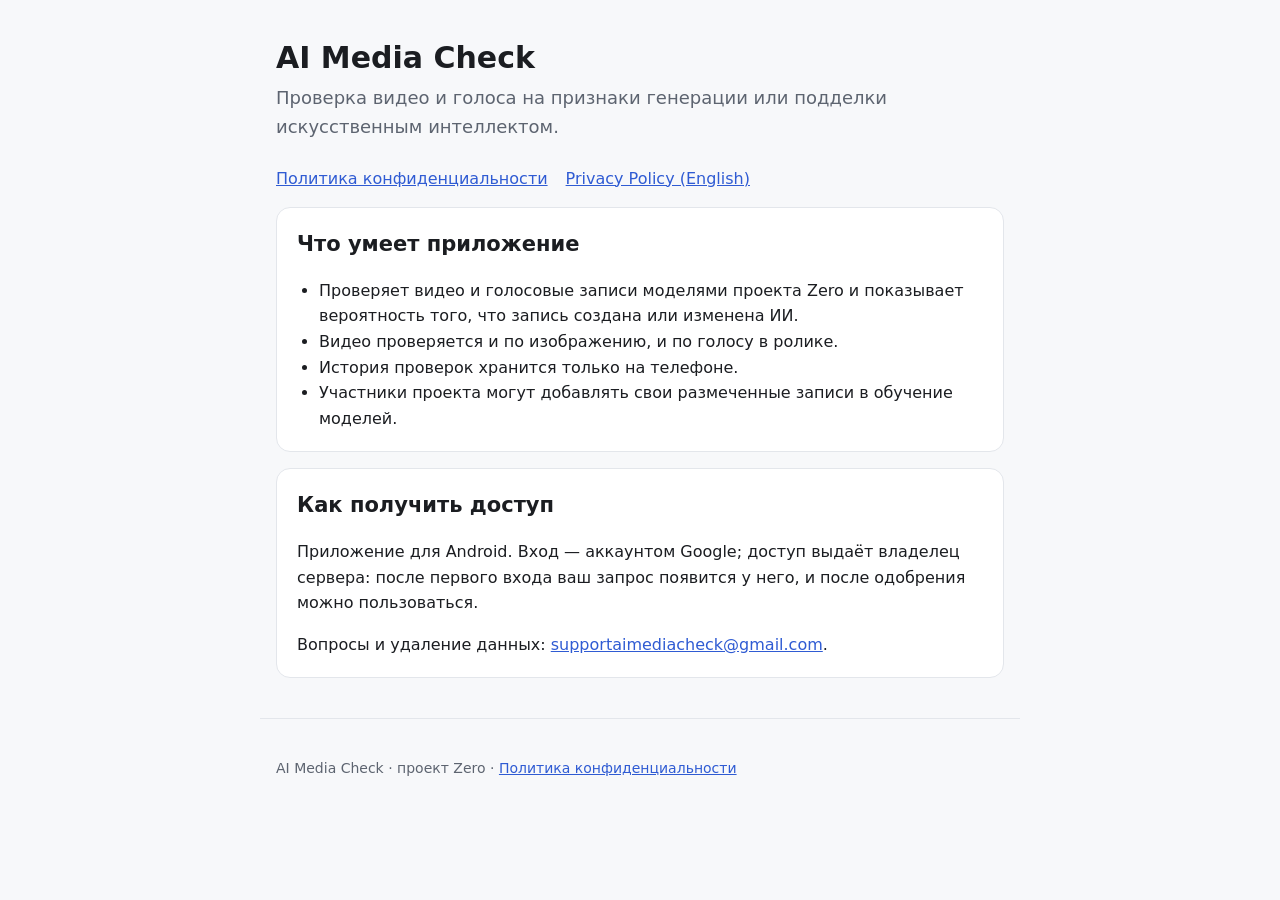
<file: index.html>
<!doctype html>
<html lang="ru">
<head>
  <meta charset="utf-8">
  <meta name="viewport" content="width=device-width, initial-scale=1">
  <title>AI Media Check</title>
  <meta name="description" content="AI Media Check — проверка видео и голоса на признаки генерации искусственным интеллектом.">
  <link rel="stylesheet" href="style.css">
</head>
<body>
  <header>
    <h1>AI Media Check</h1>
    <p class="lead">Проверка видео и голоса на признаки генерации или подделки искусственным интеллектом.</p>
    <nav>
      <a href="privacy.html">Политика конфиденциальности</a>
      <a href="privacy.html#en">Privacy Policy (English)</a>
    </nav>
  </header>

  <main>
    <section class="card">
      <h2>Что умеет приложение</h2>
      <ul>
        <li>Проверяет видео и голосовые записи моделями проекта Zero и показывает вероятность того, что запись создана или изменена ИИ.</li>
        <li>Видео проверяется и по изображению, и по голосу в ролике.</li>
        <li>История проверок хранится только на телефоне.</li>
        <li>Участники проекта могут добавлять свои размеченные записи в обучение моделей.</li>
      </ul>
    </section>

    <section class="card">
      <h2>Как получить доступ</h2>
      <p>Приложение для Android. Вход — аккаунтом Google; доступ выдаёт владелец сервера: после первого входа ваш запрос появится у него, и после одобрения можно пользоваться.</p>
      <p>Вопросы и удаление данных: <a href="mailto:supportaimediacheck@gmail.com">supportaimediacheck@gmail.com</a>.</p>
    </section>
  </main>

  <footer>
    <p class="muted">AI Media Check · проект Zero · <a href="privacy.html">Политика конфиденциальности</a></p>
  </footer>
</body>
</html>
</file>
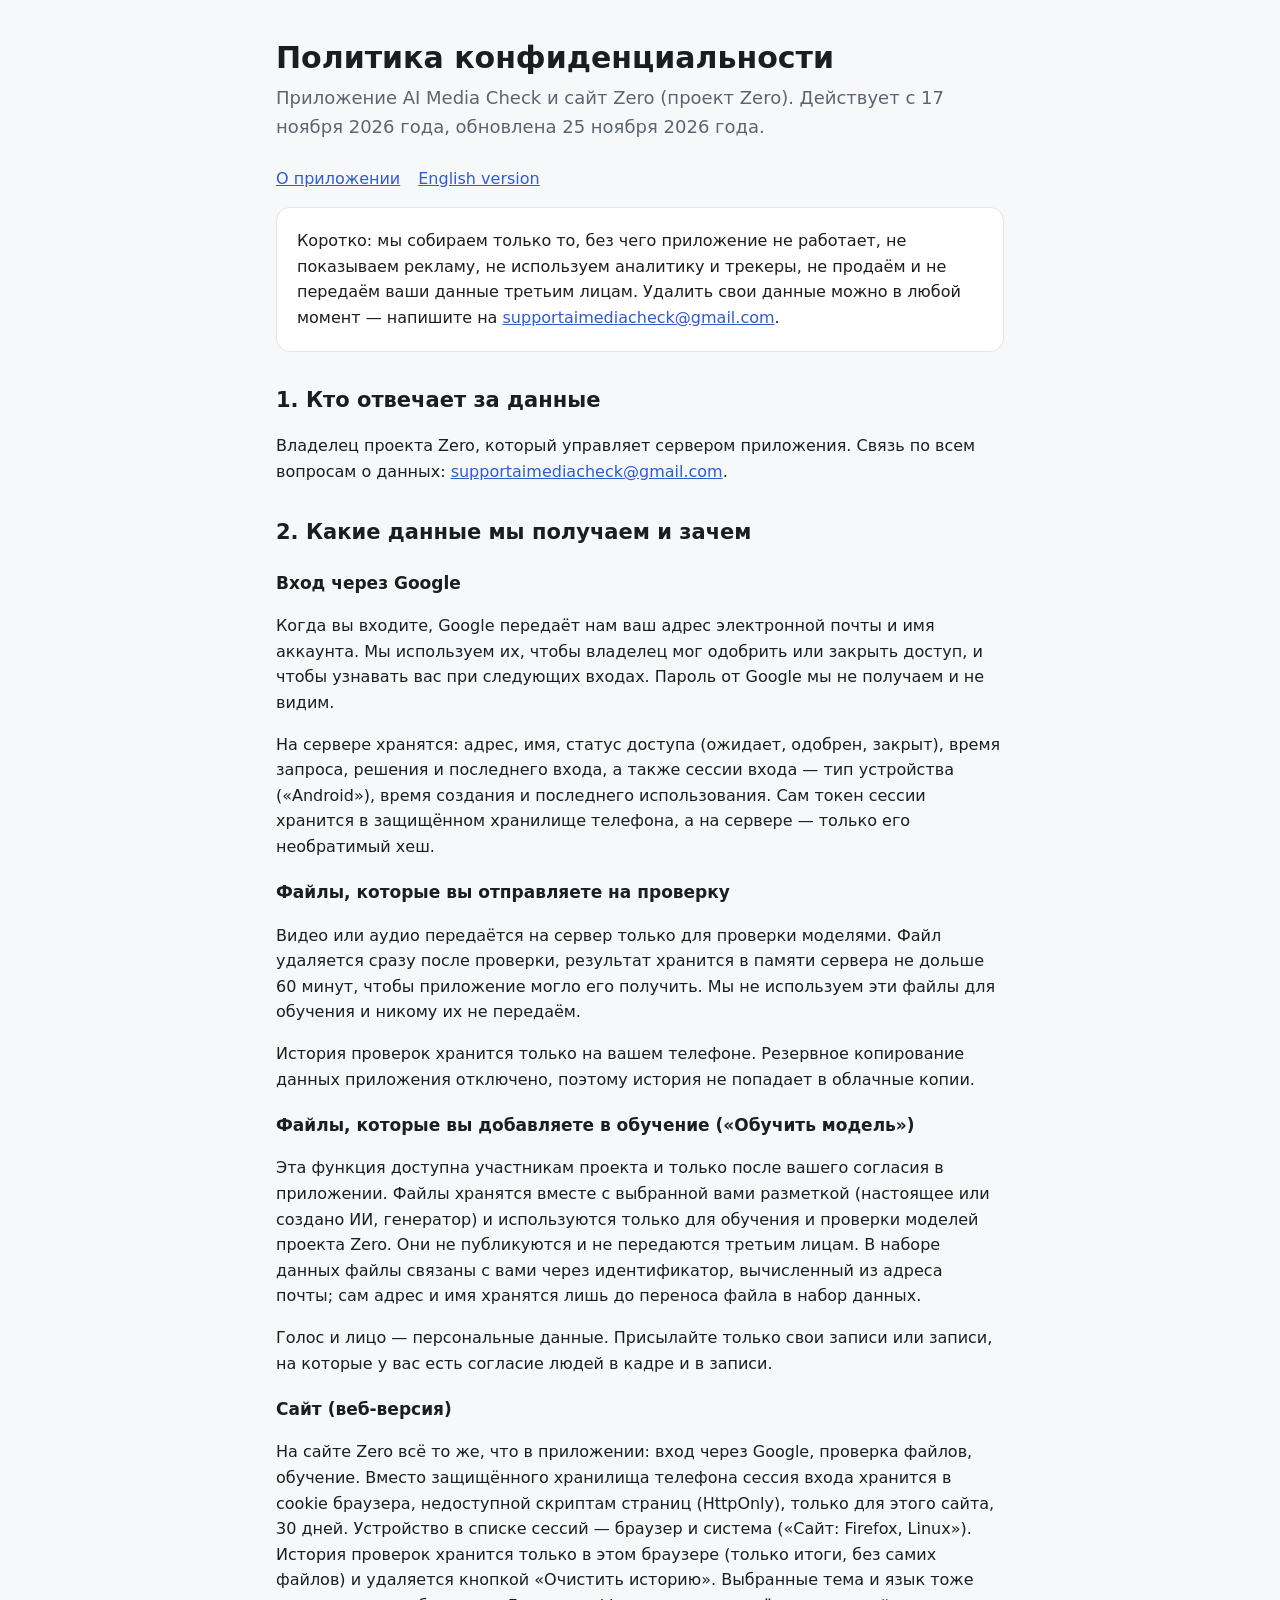
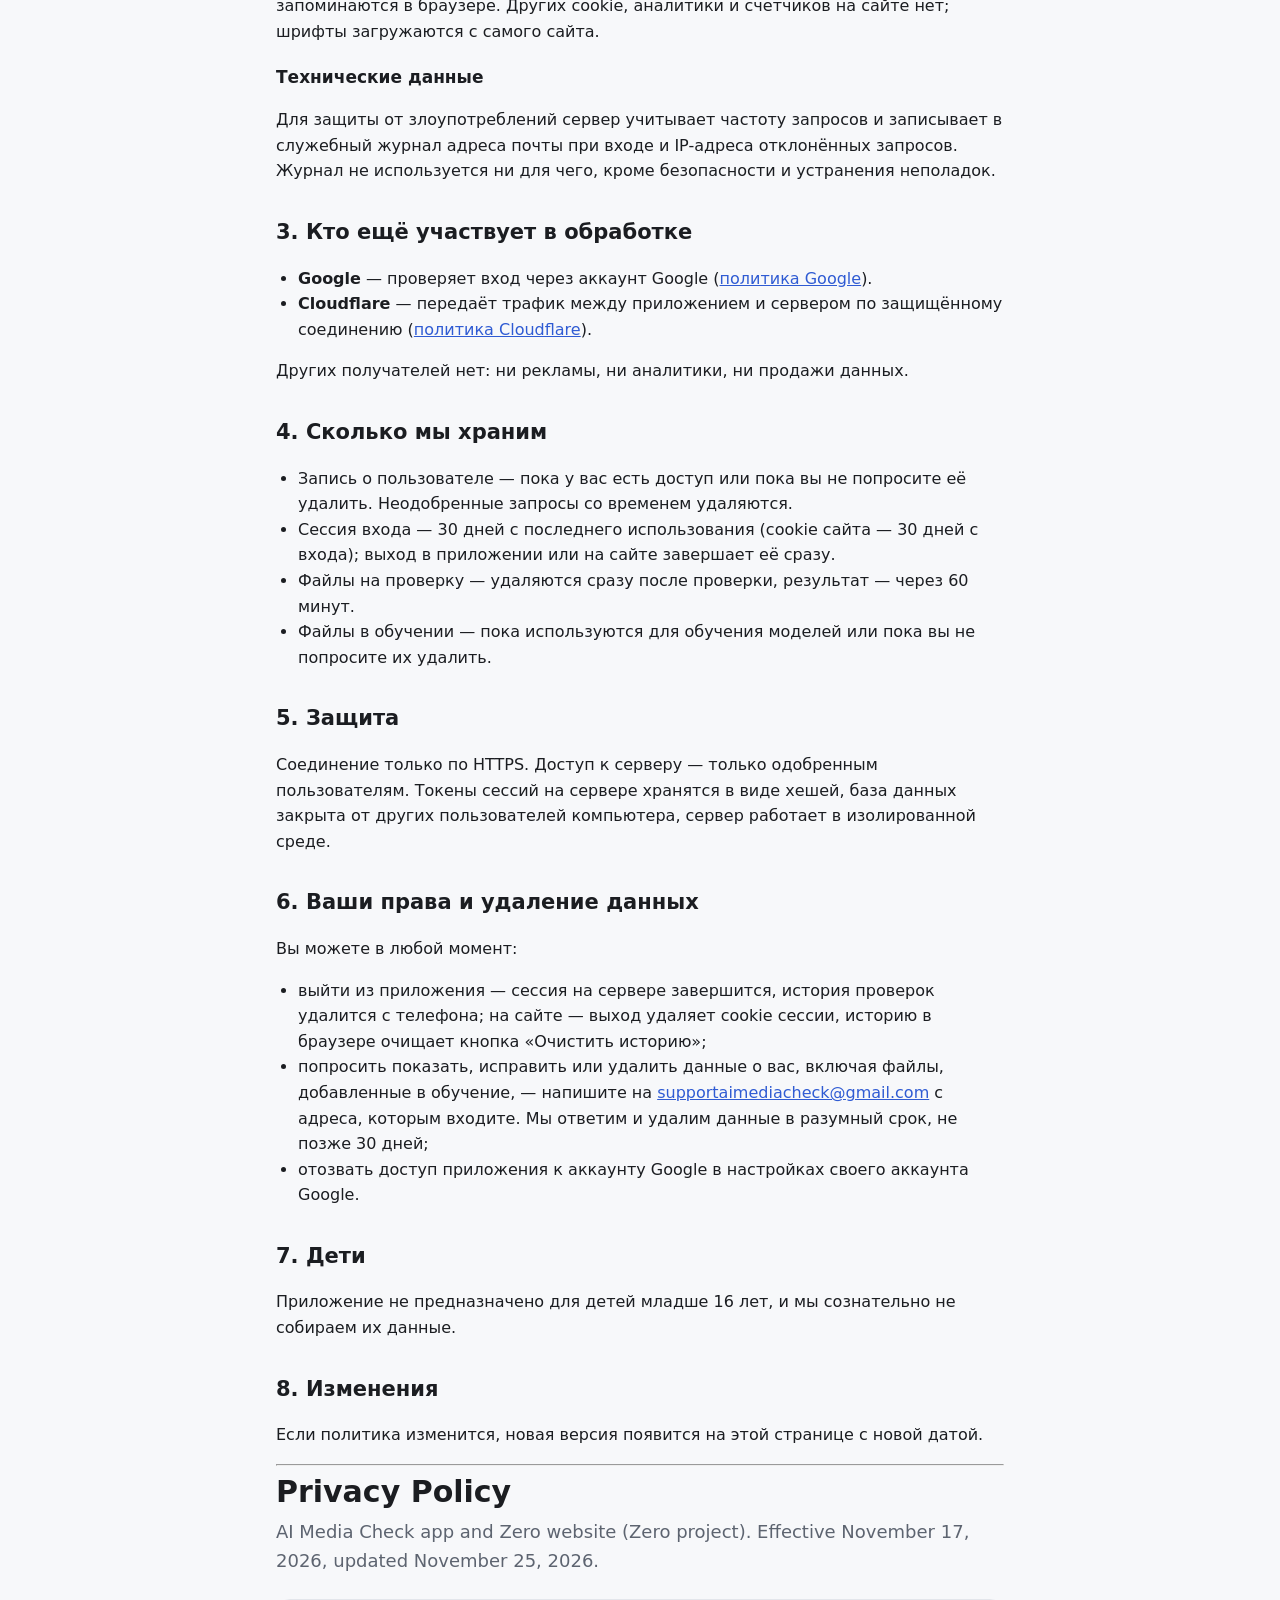
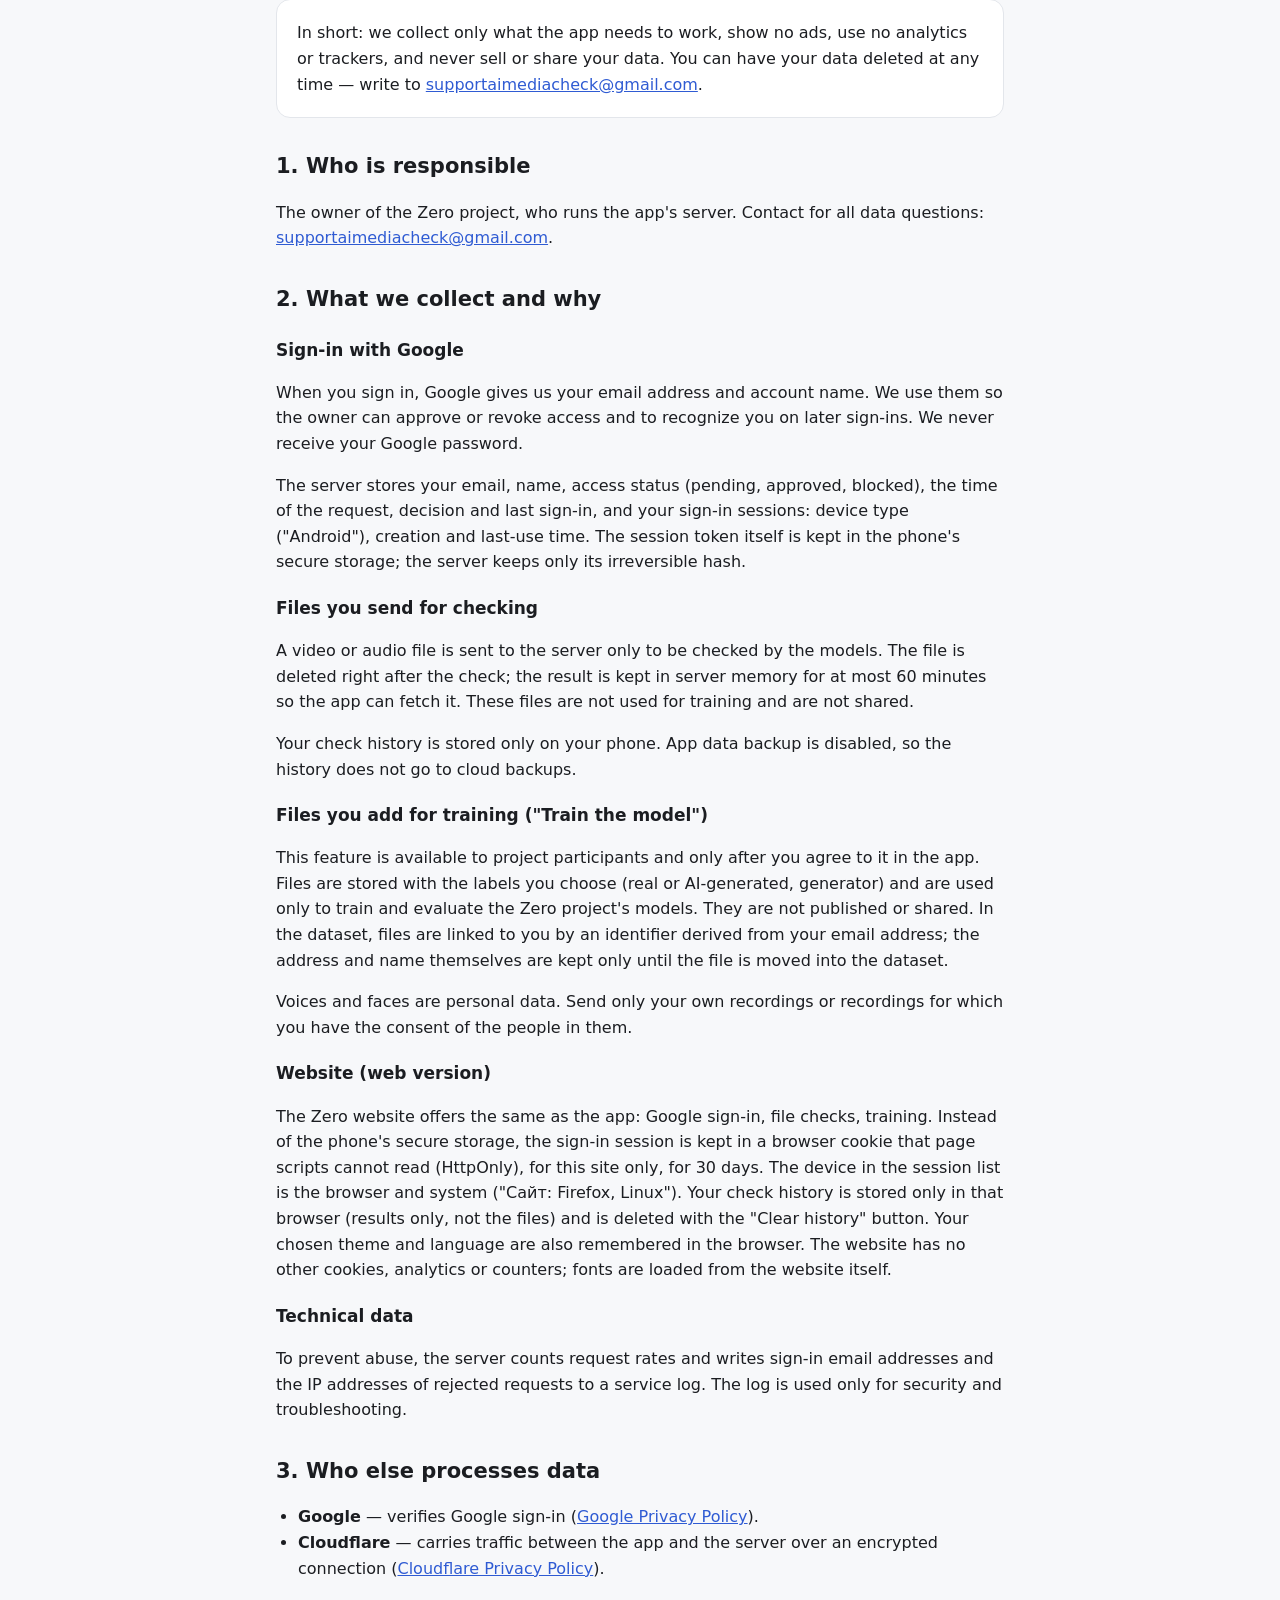
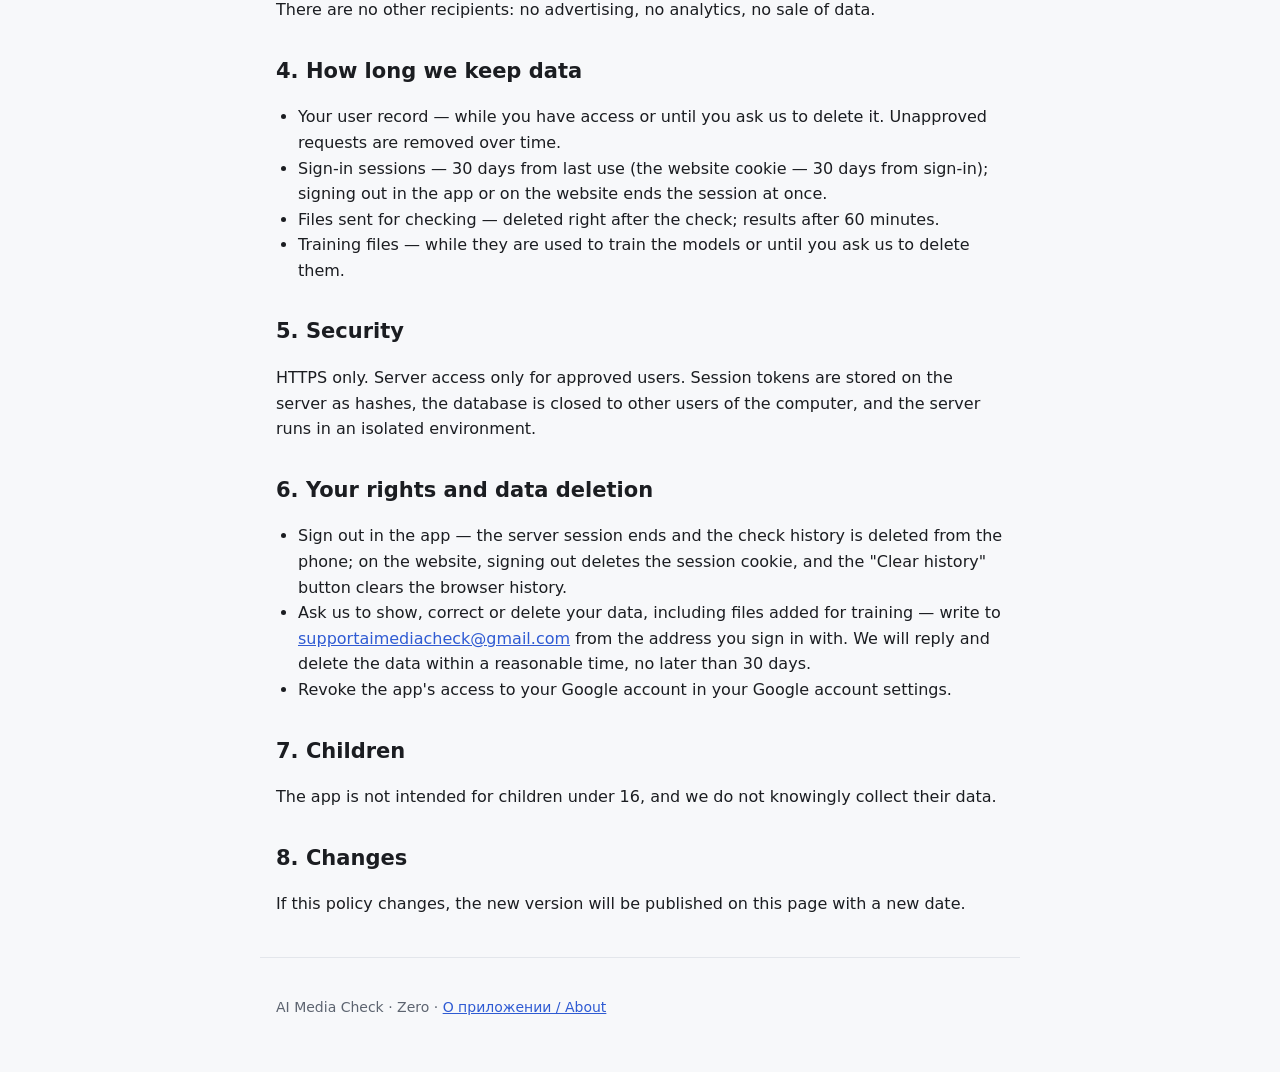
<file: privacy.html>
<!doctype html>
<html lang="ru">
<head>
  <meta charset="utf-8">
  <meta name="viewport" content="width=device-width, initial-scale=1">
  <title>Политика конфиденциальности · AI Media Check</title>
  <meta name="description" content="Какие данные собирает приложение AI Media Check, зачем, как долго хранит и как их удалить.">
  <link rel="stylesheet" href="style.css">
</head>
<body>
  <header>
    <h1>Политика конфиденциальности</h1>
    <p class="lead">Приложение AI Media Check и сайт Zero (проект Zero). Действует с 17 ноября 2026 года, обновлена 25 ноября 2026 года.</p>
    <nav>
      <a href="index.html">О приложении</a>
      <a href="#en">English version</a>
    </nav>
  </header>

  <main>
    <section class="card">
      <p>Коротко: мы собираем только то, без чего приложение не работает, не показываем рекламу,
        не используем аналитику и трекеры, не продаём и не передаём ваши данные третьим лицам.
        Удалить свои данные можно в любой момент — напишите на
        <a href="mailto:supportaimediacheck@gmail.com">supportaimediacheck@gmail.com</a>.</p>
    </section>

    <h2>1. Кто отвечает за данные</h2>
    <p>Владелец проекта Zero, который управляет сервером приложения. Связь по всем вопросам о данных:
      <a href="mailto:supportaimediacheck@gmail.com">supportaimediacheck@gmail.com</a>.</p>

    <h2>2. Какие данные мы получаем и зачем</h2>
    <h3>Вход через Google</h3>
    <p>Когда вы входите, Google передаёт нам ваш адрес электронной почты и имя аккаунта. Мы используем их,
      чтобы владелец мог одобрить или закрыть доступ, и чтобы узнавать вас при следующих входах.
      Пароль от Google мы не получаем и не видим.</p>
    <p>На сервере хранятся: адрес, имя, статус доступа (ожидает, одобрен, закрыт), время запроса, решения
      и последнего входа, а также сессии входа — тип устройства («Android»), время создания и последнего
      использования. Сам токен сессии хранится в защищённом хранилище телефона, а на сервере — только
      его необратимый хеш.</p>

    <h3>Файлы, которые вы отправляете на проверку</h3>
    <p>Видео или аудио передаётся на сервер только для проверки моделями. Файл удаляется сразу после
      проверки, результат хранится в памяти сервера не дольше 60 минут, чтобы приложение могло его
      получить. Мы не используем эти файлы для обучения и никому их не передаём.</p>
    <p>История проверок хранится только на вашем телефоне. Резервное копирование данных приложения
      отключено, поэтому история не попадает в облачные копии.</p>

    <h3>Файлы, которые вы добавляете в обучение («Обучить модель»)</h3>
    <p>Эта функция доступна участникам проекта и только после вашего согласия в приложении. Файлы
      хранятся вместе с выбранной вами разметкой (настоящее или создано ИИ, генератор) и используются
      только для обучения и проверки моделей проекта Zero. Они не публикуются и не передаются третьим
      лицам. В наборе данных файлы связаны с вами через идентификатор, вычисленный из адреса почты;
      сам адрес и имя хранятся лишь до переноса файла в набор данных.</p>
    <p>Голос и лицо — персональные данные. Присылайте только свои записи или записи, на которые у вас
      есть согласие людей в кадре и в записи.</p>

    <h3>Сайт (веб-версия)</h3>
    <p>На сайте Zero всё то же, что в приложении: вход через Google, проверка файлов, обучение. Вместо
      защищённого хранилища телефона сессия входа хранится в cookie браузера, недоступной скриптам
      страниц (HttpOnly), только для этого сайта, 30 дней. Устройство в списке сессий — браузер и
      система («Сайт: Firefox, Linux»). История проверок хранится только в этом браузере (только итоги,
      без самих файлов) и удаляется кнопкой «Очистить историю». Выбранные тема и язык тоже
      запоминаются в браузере. Других cookie, аналитики и счётчиков на сайте нет; шрифты загружаются
      с самого сайта.</p>

    <h3>Технические данные</h3>
    <p>Для защиты от злоупотреблений сервер учитывает частоту запросов и записывает в служебный журнал
      адреса почты при входе и IP-адреса отклонённых запросов. Журнал не используется ни для чего,
      кроме безопасности и устранения неполадок.</p>

    <h2>3. Кто ещё участвует в обработке</h2>
    <ul>
      <li><strong>Google</strong> — проверяет вход через аккаунт Google
        (<a href="https://policies.google.com/privacy">политика Google</a>).</li>
      <li><strong>Cloudflare</strong> — передаёт трафик между приложением и сервером по защищённому
        соединению (<a href="https://www.cloudflare.com/privacypolicy/">политика Cloudflare</a>).</li>
    </ul>
    <p>Других получателей нет: ни рекламы, ни аналитики, ни продажи данных.</p>

    <h2>4. Сколько мы храним</h2>
    <ul>
      <li>Запись о пользователе — пока у вас есть доступ или пока вы не попросите её удалить.
        Неодобренные запросы со временем удаляются.</li>
      <li>Сессия входа — 30 дней с последнего использования (cookie сайта — 30 дней с входа); выход в приложении или на сайте завершает её сразу.</li>
      <li>Файлы на проверку — удаляются сразу после проверки, результат — через 60 минут.</li>
      <li>Файлы в обучении — пока используются для обучения моделей или пока вы не попросите их удалить.</li>
    </ul>

    <h2>5. Защита</h2>
    <p>Соединение только по HTTPS. Доступ к серверу — только одобренным пользователям. Токены сессий на
      сервере хранятся в виде хешей, база данных закрыта от других пользователей компьютера, сервер
      работает в изолированной среде.</p>

    <h2>6. Ваши права и удаление данных</h2>
    <p>Вы можете в любой момент:</p>
    <ul>
      <li>выйти из приложения — сессия на сервере завершится, история проверок удалится с телефона; на сайте — выход удаляет cookie сессии, историю в браузере очищает кнопка «Очистить историю»;</li>
      <li>попросить показать, исправить или удалить данные о вас, включая файлы, добавленные в обучение, —
        напишите на <a href="mailto:supportaimediacheck@gmail.com">supportaimediacheck@gmail.com</a> с адреса,
        которым входите. Мы ответим и удалим данные в разумный срок, не позже 30 дней;</li>
      <li>отозвать доступ приложения к аккаунту Google в настройках своего аккаунта Google.</li>
    </ul>

    <h2>7. Дети</h2>
    <p>Приложение не предназначено для детей младше 16 лет, и мы сознательно не собираем их данные.</p>

    <h2>8. Изменения</h2>
    <p>Если политика изменится, новая версия появится на этой странице с новой датой.</p>

    <hr>

    <section id="en" lang="en">
      <h1>Privacy Policy</h1>
      <p class="lead">AI Media Check app and Zero website (Zero project). Effective November 17, 2026, updated November 25, 2026.</p>

      <div class="card">
        <p>In short: we collect only what the app needs to work, show no ads, use no analytics or
          trackers, and never sell or share your data. You can have your data deleted at any time —
          write to <a href="mailto:supportaimediacheck@gmail.com">supportaimediacheck@gmail.com</a>.</p>
      </div>

      <h2>1. Who is responsible</h2>
      <p>The owner of the Zero project, who runs the app's server. Contact for all data questions:
        <a href="mailto:supportaimediacheck@gmail.com">supportaimediacheck@gmail.com</a>.</p>

      <h2>2. What we collect and why</h2>
      <h3>Sign-in with Google</h3>
      <p>When you sign in, Google gives us your email address and account name. We use them so the owner
        can approve or revoke access and to recognize you on later sign-ins. We never receive your Google
        password.</p>
      <p>The server stores your email, name, access status (pending, approved, blocked), the time of the
        request, decision and last sign-in, and your sign-in sessions: device type ("Android"), creation
        and last-use time. The session token itself is kept in the phone's secure storage; the server
        keeps only its irreversible hash.</p>

      <h3>Files you send for checking</h3>
      <p>A video or audio file is sent to the server only to be checked by the models. The file is
        deleted right after the check; the result is kept in server memory for at most 60 minutes so the
        app can fetch it. These files are not used for training and are not shared.</p>
      <p>Your check history is stored only on your phone. App data backup is disabled, so the history
        does not go to cloud backups.</p>

      <h3>Files you add for training ("Train the model")</h3>
      <p>This feature is available to project participants and only after you agree to it in the app.
        Files are stored with the labels you choose (real or AI-generated, generator) and are used only to
        train and evaluate the Zero project's models. They are not published or shared. In the dataset,
        files are linked to you by an identifier derived from your email address; the address and name
        themselves are kept only until the file is moved into the dataset.</p>
      <p>Voices and faces are personal data. Send only your own recordings or recordings for which you
        have the consent of the people in them.</p>

      <h3>Website (web version)</h3>
      <p>The Zero website offers the same as the app: Google sign-in, file checks, training. Instead
        of the phone's secure storage, the sign-in session is kept in a browser cookie that page scripts
        cannot read (HttpOnly), for this site only, for 30 days. The device in the session list is the
        browser and system ("Сайт: Firefox, Linux"). Your check history is stored only in that browser
        (results only, not the files) and is deleted with the "Clear history" button. Your chosen theme
        and language are also remembered in the browser. The website has no other cookies, analytics or
        counters; fonts are loaded from the website itself.</p>

      <h3>Technical data</h3>
      <p>To prevent abuse, the server counts request rates and writes sign-in email addresses and the IP
        addresses of rejected requests to a service log. The log is used only for security and
        troubleshooting.</p>

      <h2>3. Who else processes data</h2>
      <ul>
        <li><strong>Google</strong> — verifies Google sign-in
          (<a href="https://policies.google.com/privacy">Google Privacy Policy</a>).</li>
        <li><strong>Cloudflare</strong> — carries traffic between the app and the server over an
          encrypted connection (<a href="https://www.cloudflare.com/privacypolicy/">Cloudflare Privacy Policy</a>).</li>
      </ul>
      <p>There are no other recipients: no advertising, no analytics, no sale of data.</p>

      <h2>4. How long we keep data</h2>
      <ul>
        <li>Your user record — while you have access or until you ask us to delete it. Unapproved
          requests are removed over time.</li>
        <li>Sign-in sessions — 30 days from last use (the website cookie — 30 days from sign-in); signing out in the app or on the website ends the session at once.</li>
        <li>Files sent for checking — deleted right after the check; results after 60 minutes.</li>
        <li>Training files — while they are used to train the models or until you ask us to delete them.</li>
      </ul>

      <h2>5. Security</h2>
      <p>HTTPS only. Server access only for approved users. Session tokens are stored on the server as
        hashes, the database is closed to other users of the computer, and the server runs in an
        isolated environment.</p>

      <h2>6. Your rights and data deletion</h2>
      <ul>
        <li>Sign out in the app — the server session ends and the check history is deleted from the phone; on the website, signing out deletes the session cookie, and the "Clear history" button clears the browser history.</li>
        <li>Ask us to show, correct or delete your data, including files added for training — write to
          <a href="mailto:supportaimediacheck@gmail.com">supportaimediacheck@gmail.com</a> from the address you sign in
          with. We will reply and delete the data within a reasonable time, no later than 30 days.</li>
        <li>Revoke the app's access to your Google account in your Google account settings.</li>
      </ul>

      <h2>7. Children</h2>
      <p>The app is not intended for children under 16, and we do not knowingly collect their data.</p>

      <h2>8. Changes</h2>
      <p>If this policy changes, the new version will be published on this page with a new date.</p>
    </section>
  </main>

  <footer>
    <p class="muted">AI Media Check · Zero · <a href="index.html">О приложении / About</a></p>
  </footer>
</body>
</html>
</file>
<file: style.css>
:root {
  --bg: #f7f8fa;
  --card: #ffffff;
  --text: #1b1d21;
  --muted: #5d6470;
  --line: #e3e6eb;
  --accent: #2f5bd3;
  color-scheme: light;
}
@media (prefers-color-scheme: dark) {
  :root {
    --bg: #121316;
    --card: #1b1d21;
    --text: #e6e8ec;
    --muted: #a3a9b4;
    --line: #2c2f35;
    --accent: #8fb0ff;
    color-scheme: dark;
  }
}
* { box-sizing: border-box; }
html { -webkit-text-size-adjust: 100%; }
body {
  margin: 0;
  background: var(--bg);
  color: var(--text);
  font: 16px/1.6 system-ui, -apple-system, "Segoe UI", Roboto, sans-serif;
}
main, header, footer { max-width: 760px; margin: 0 auto; padding: 0 16px; }
header { padding-top: 40px; }
h1 { font-size: 30px; line-height: 1.2; margin: 0 0 8px; }
h2 { font-size: 21px; margin: 32px 0 8px; }
h3 { font-size: 17px; margin: 20px 0 6px; }
p, li { overflow-wrap: anywhere; }
a { color: var(--accent); }
.lead { color: var(--muted); font-size: 18px; margin: 0 0 24px; }
.card {
  background: var(--card);
  border: 1px solid var(--line);
  border-radius: 14px;
  padding: 20px;
  margin: 16px 0;
}
.muted { color: var(--muted); font-size: 14px; }
nav { display: flex; flex-wrap: wrap; gap: 8px 18px; margin: 8px 0 0; }
footer { padding-top: 24px; padding-bottom: 40px; border-top: 1px solid var(--line); margin-top: 40px; }
ul { padding-left: 22px; }
.card > :first-child { margin-top: 0; }
.card > :last-child { margin-bottom: 0; }
</file>
